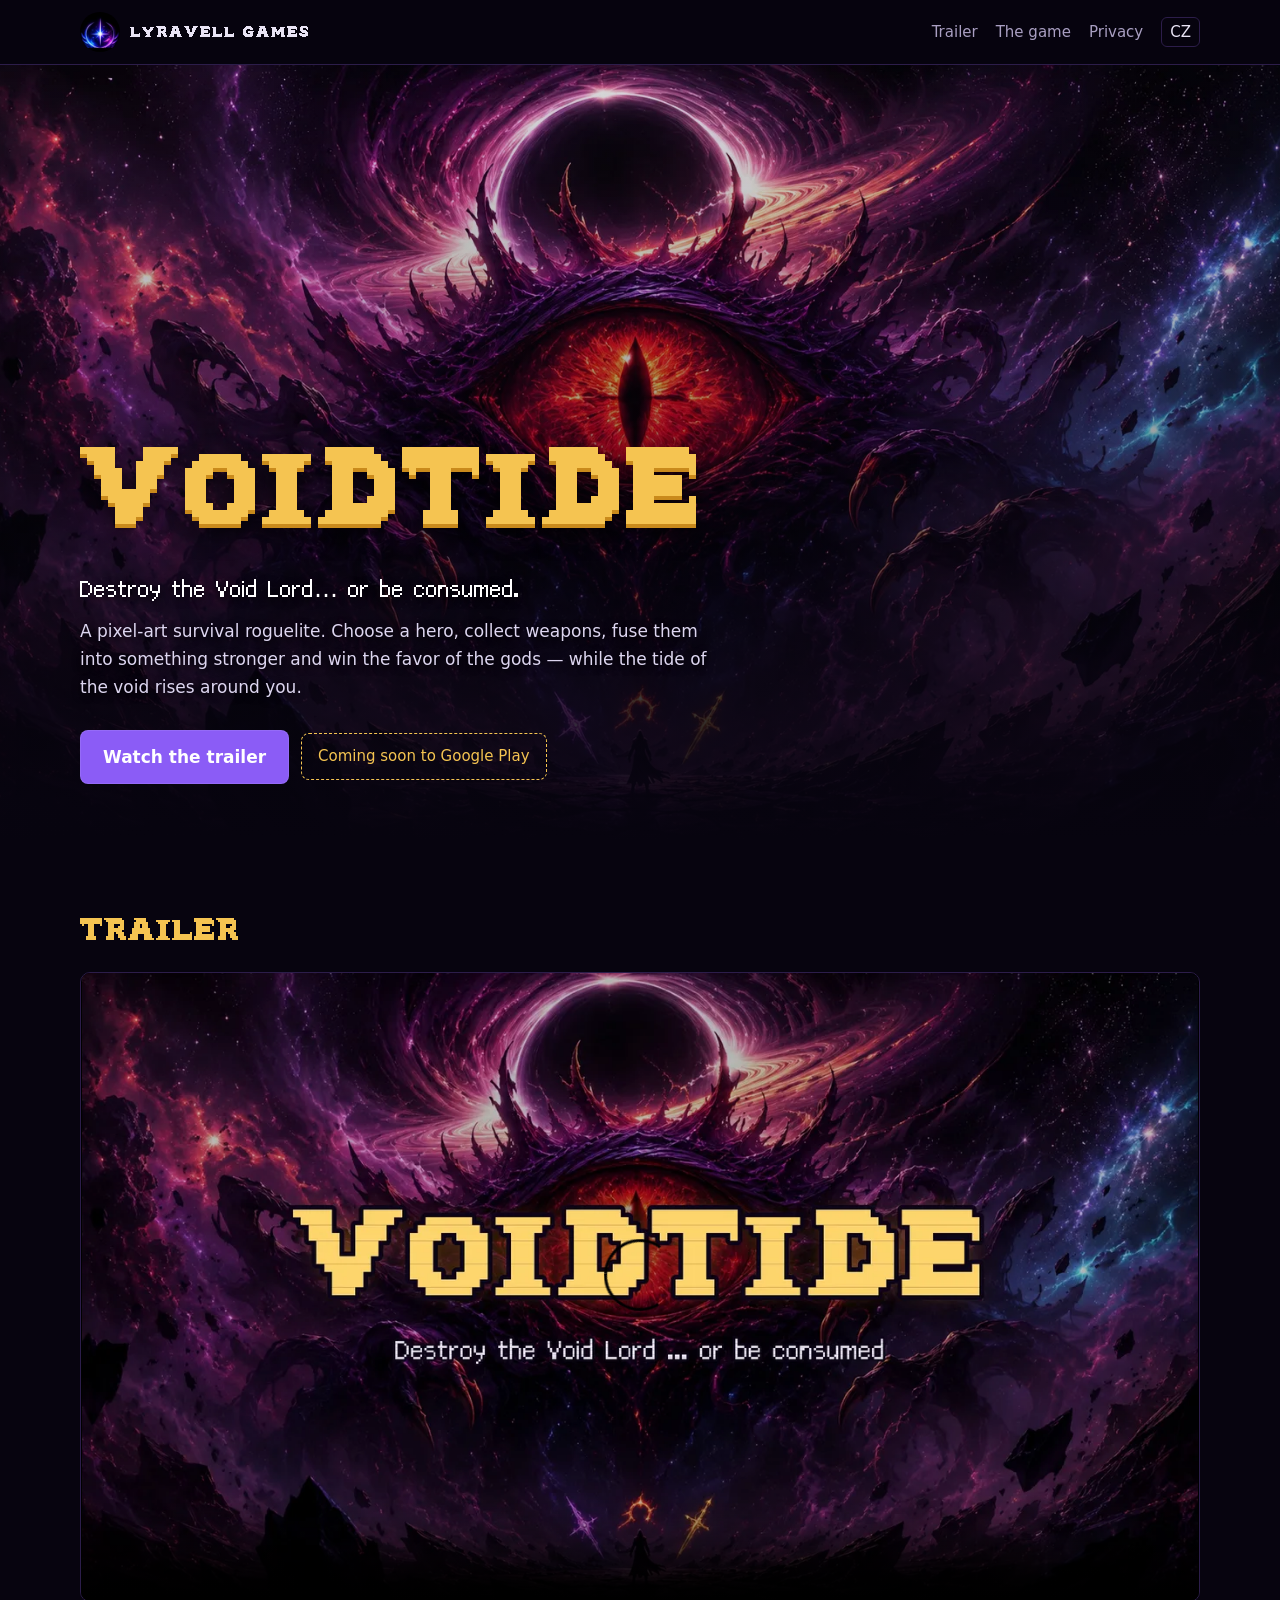
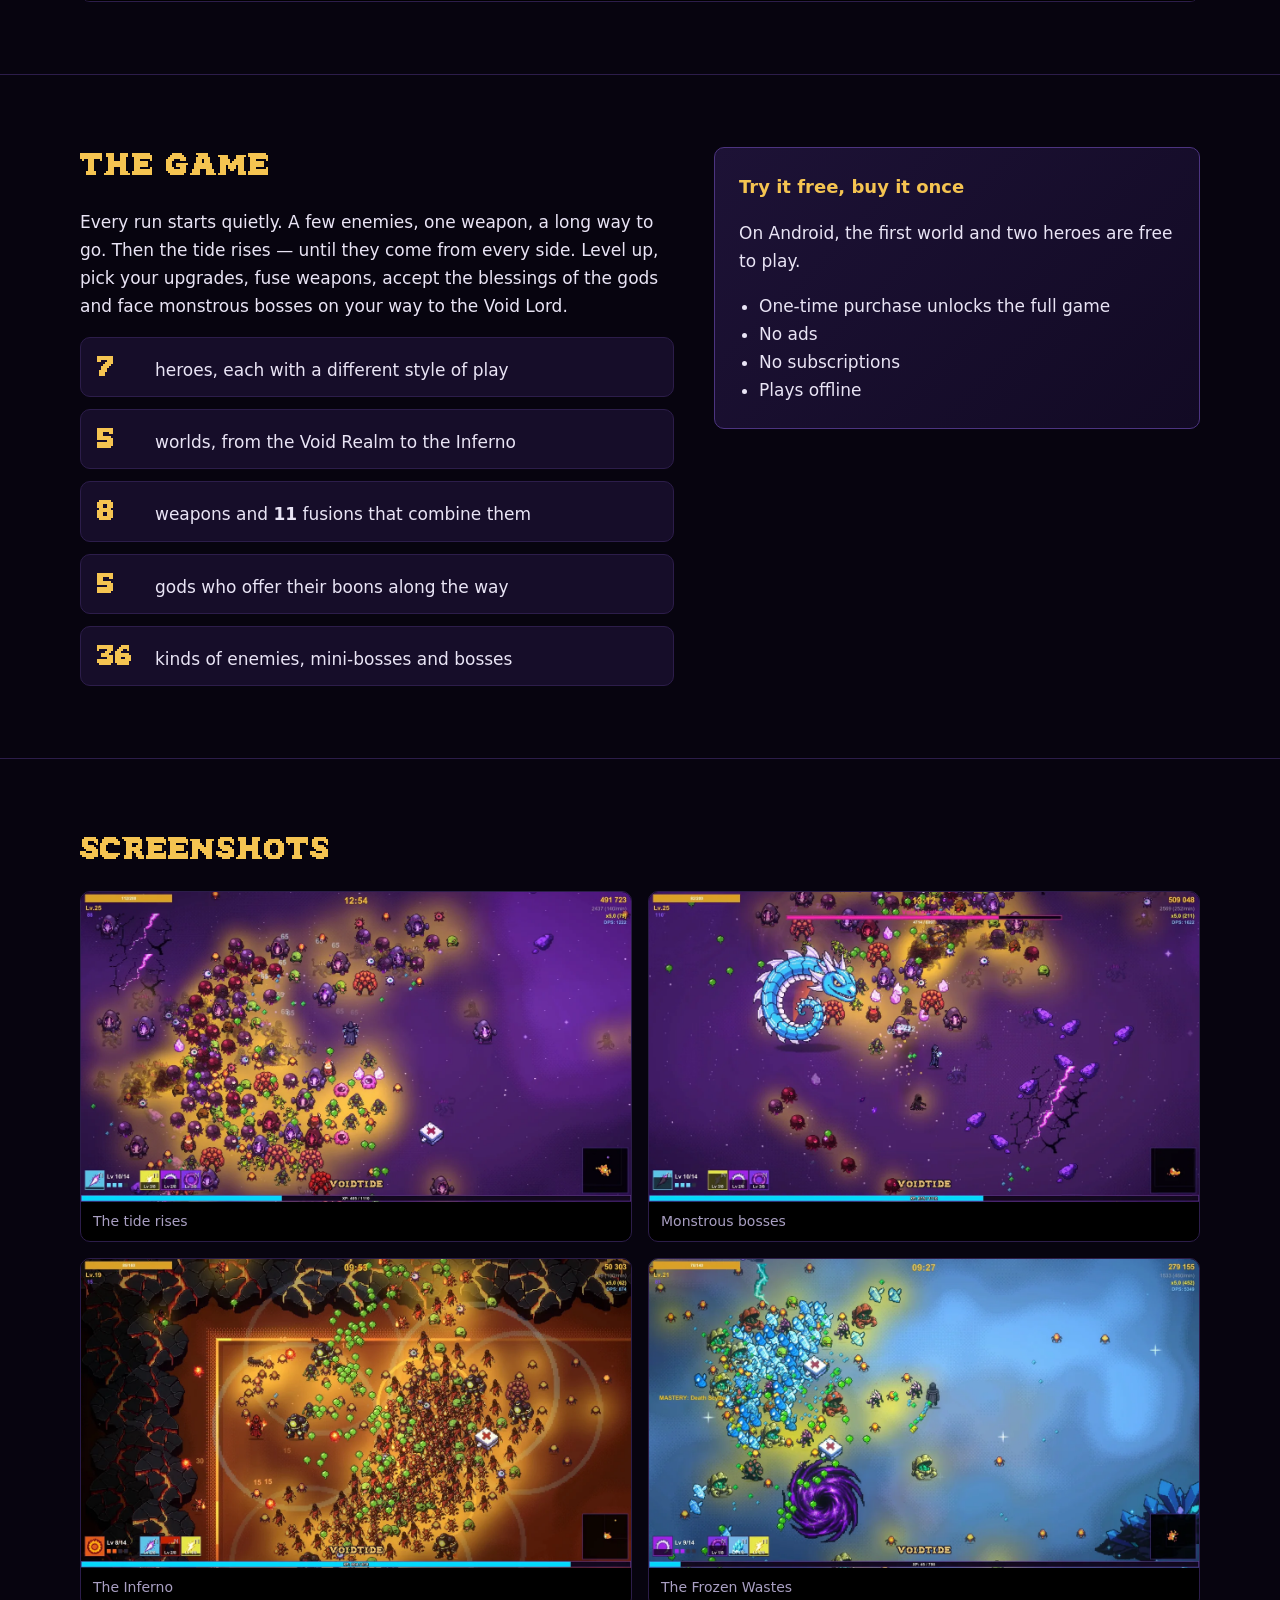
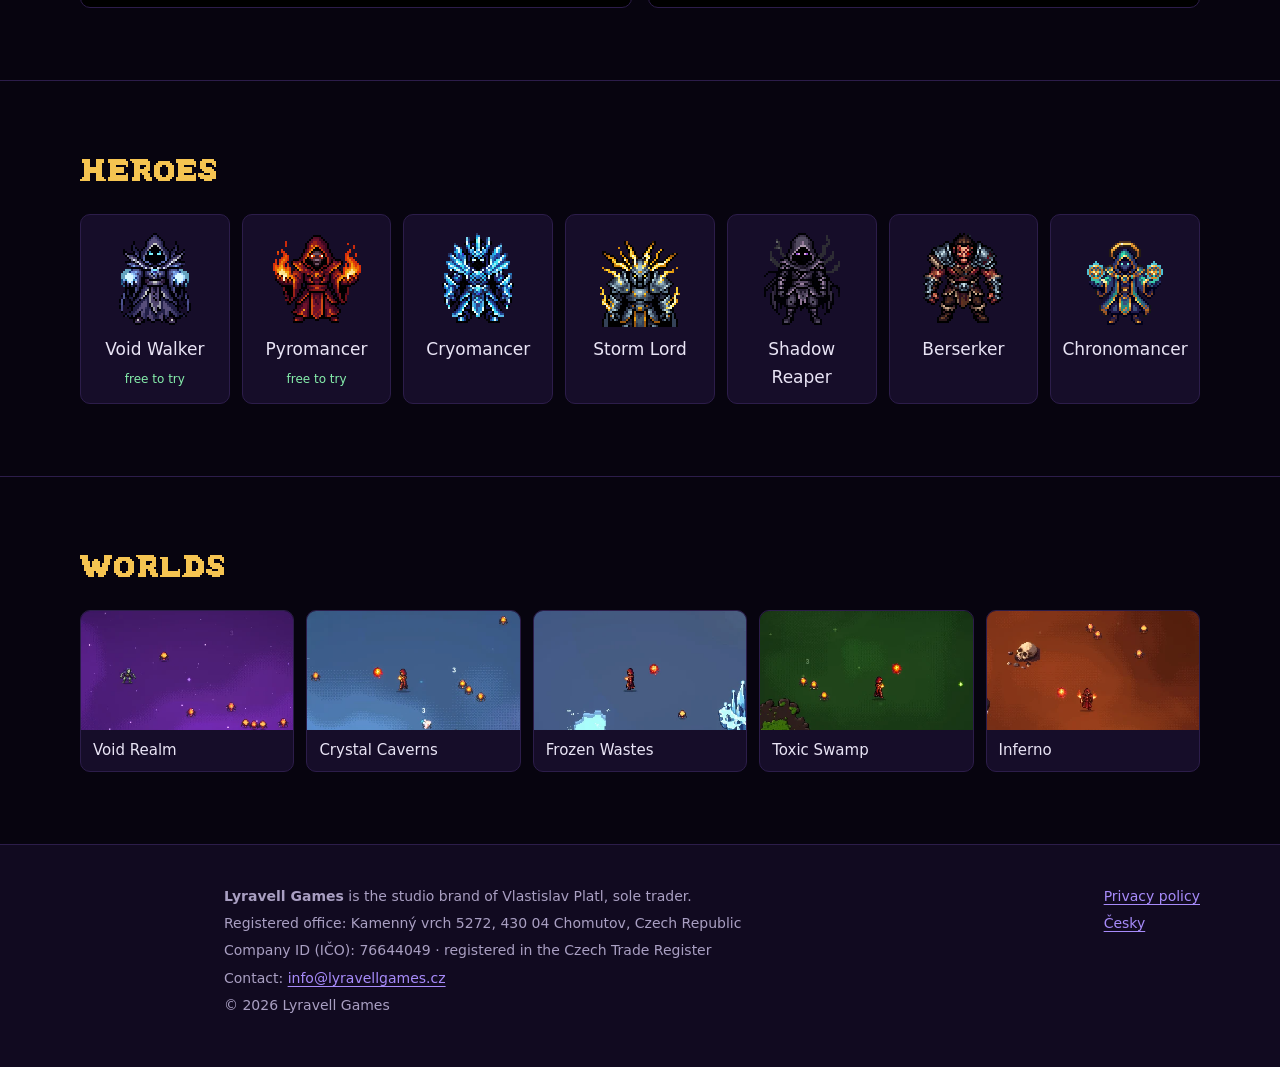
<file: index.html>
<!doctype html>
<html lang="en">
<head>
<meta charset="utf-8">
<meta name="viewport" content="width=device-width, initial-scale=1">
<meta http-equiv="Content-Security-Policy" content="default-src 'self'; img-src 'self'; media-src 'self'; style-src 'self'; font-src 'self'; script-src 'none'; object-src 'none'; base-uri 'self'; form-action 'none'">
<meta name="referrer" content="strict-origin-when-cross-origin">
<title>Voidtide — Lyravell Games</title>
<meta name="description" content="Voidtide is a pixel-art survival roguelite by Lyravell Games. Pick a hero, survive the rising tide of the void and destroy the Void Lord. Coming soon to Google Play.">
<link rel="canonical" href="https://lyravellgames.cz/">
<link rel="alternate" hreflang="en" href="https://lyravellgames.cz/">
<link rel="alternate" hreflang="cs" href="https://lyravellgames.cz/cs/">
<link rel="alternate" hreflang="x-default" href="https://lyravellgames.cz/">
<meta property="og:type" content="website">
<meta property="og:title" content="Voidtide — Lyravell Games">
<meta property="og:description" content="Destroy the Void Lord… or be consumed. A pixel-art survival roguelite, coming soon to Google Play.">
<meta property="og:image" content="https://lyravellgames.cz/assets/img/og-image.jpg">
<meta property="og:url" content="https://lyravellgames.cz/">
<meta name="theme-color" content="#07040f">
<link rel="icon" type="image/png" href="assets/img/favicon.png">
<link rel="apple-touch-icon" href="assets/img/apple-touch-icon.png">
<link rel="preload" href="assets/fonts/VoidTitle.woff" as="font" type="font/woff" crossorigin>
<link rel="stylesheet" href="assets/site.css">
</head>
<body>
<a class="skip" href="#main">Skip to content</a>

<header class="site-header">
  <div class="wrap">
    <a class="brand" href="./"><img src="assets/img/emblem.webp" alt="" width="40" height="40"><span>LYRAVELL GAMES</span></a>
    <nav class="nav" aria-label="Main">
      <a href="#trailer">Trailer</a>
      <a href="#game">The game</a>
      <a href="privacy.html">Privacy</a>
      <a class="lang" href="cs/" hreflang="cs" lang="cs">CZ</a>
    </nav>
  </div>
</header>

<main id="main">
  <div class="hero">
    <div class="wrap">
      <h1 class="px-title">VOIDTIDE</h1>
      <p class="tagline px-body">Destroy the Void Lord&hellip; or be consumed.</p>
      <p class="lead">A pixel-art survival roguelite. Choose a hero, collect weapons, fuse them into something stronger and win the favor of the gods &mdash; while the tide of the void rises around you.</p>
      <div class="cta">
        <a class="btn" href="#trailer">Watch the trailer</a>
        <span class="badge">Coming soon to Google Play</span>
      </div>
    </div>
  </div>

  <section id="trailer">
    <div class="wrap">
      <h2 class="px-title">TRAILER</h2>
      <div class="video-box">
        <video controls preload="none" playsinline poster="assets/img/trailer-poster.webp">
          <source src="assets/video/voidtide-trailer-720p.mp4" type="video/mp4">
          Your browser cannot play this video. <a href="assets/video/voidtide-trailer-720p.mp4">Download the trailer</a>.
        </video>
      </div>
    </div>
  </section>

  <section id="game">
    <div class="wrap two-col">
      <div>
        <h2 class="px-title">THE GAME</h2>
        <p>Every run starts quietly. A few enemies, one weapon, a long way to go. Then the tide rises &mdash; until they come from every side. Level up, pick your upgrades, fuse weapons, accept the blessings of the gods and face monstrous bosses on your way to the Void Lord.</p>
        <ul class="features">
          <li><b>7</b><span>heroes, each with a different style of play</span></li>
          <li><b>5</b><span>worlds, from the Void Realm to the Inferno</span></li>
          <li><b>8</b><span>weapons and <strong>11</strong> fusions that combine them</span></li>
          <li><b>5</b><span>gods who offer their boons along the way</span></li>
          <li><b>36</b><span>kinds of enemies, mini-bosses and bosses</span></li>
        </ul>
      </div>
      <aside class="offer" aria-labelledby="offer-h">
        <h3 id="offer-h">Try it free, buy it once</h3>
        <p>On Android, the first world and two heroes are free to play.</p>
        <ul>
          <li>One-time purchase unlocks the full game</li>
          <li>No ads</li>
          <li>No subscriptions</li>
          <li>Plays offline</li>
        </ul>
      </aside>
    </div>
  </section>

  <section id="screens">
    <div class="wrap">
      <h2 class="px-title">SCREENSHOTS</h2>
      <div class="gallery">
        <figure><img src="assets/img/shot-swarm.webp" alt="A hero surrounded by a huge swarm of enemies in the Void Realm" width="1280" height="720" loading="lazy"><figcaption>The tide rises</figcaption></figure>
        <figure><img src="assets/img/shot-boss.webp" alt="A giant ice serpent boss attacking the player" width="1280" height="720" loading="lazy"><figcaption>Monstrous bosses</figcaption></figure>
        <figure><img src="assets/img/shot-inferno.webp" alt="Hundreds of enemies swarming the player in the Inferno world" width="1280" height="720" loading="lazy"><figcaption>The Inferno</figcaption></figure>
        <figure><img src="assets/img/shot-frozen.webp" alt="Fighting a crowd of enemies in the Frozen Wastes" width="1280" height="720" loading="lazy"><figcaption>The Frozen Wastes</figcaption></figure>
      </div>
    </div>
  </section>

  <section id="heroes">
    <div class="wrap">
      <h2 class="px-title">HEROES</h2>
      <ul class="heroes">
        <li><img src="assets/img/heroes/void_walker.png" alt="" width="96" height="96">Void Walker<br><span class="free">free to try</span></li>
        <li><img src="assets/img/heroes/pyromancer.png" alt="" width="96" height="96">Pyromancer<br><span class="free">free to try</span></li>
        <li><img src="assets/img/heroes/cryomancer.png" alt="" width="96" height="96">Cryomancer</li>
        <li><img src="assets/img/heroes/storm_lord.png" alt="" width="96" height="96">Storm Lord</li>
        <li><img src="assets/img/heroes/shadow_reaper.png" alt="" width="96" height="96">Shadow Reaper</li>
        <li><img src="assets/img/heroes/berserker.png" alt="" width="96" height="96">Berserker</li>
        <li><img src="assets/img/heroes/chronomancer.png" alt="" width="96" height="96">Chronomancer</li>
      </ul>
    </div>
  </section>

  <section id="worlds">
    <div class="wrap">
      <h2 class="px-title">WORLDS</h2>
      <ul class="worlds">
        <li><img src="assets/img/worlds/void_realm.webp" alt="" width="400" height="225" loading="lazy"><span>Void Realm</span></li>
        <li><img src="assets/img/worlds/crystal_caverns.webp" alt="" width="400" height="225" loading="lazy"><span>Crystal Caverns</span></li>
        <li><img src="assets/img/worlds/frozen_wastes.webp" alt="" width="400" height="225" loading="lazy"><span>Frozen Wastes</span></li>
        <li><img src="assets/img/worlds/toxic_swamp.webp" alt="" width="400" height="225" loading="lazy"><span>Toxic Swamp</span></li>
        <li><img src="assets/img/worlds/inferno.webp" alt="" width="400" height="225" loading="lazy"><span>Inferno</span></li>
      </ul>
    </div>
  </section>
</main>

<footer class="site-footer">
  <div class="wrap">
    <img src="assets/img/lyravell-logo.webp" alt="Lyravell Games" width="120" height="142" loading="lazy">
    <div>
      <p><strong>Lyravell Games</strong> is the studio brand of Vlastislav Platl, sole trader.</p>
      <p>Registered office: Kamenný vrch 5272, 430 04 Chomutov, Czech Republic</p>
      <p>Company ID (IČO): 76644049 &middot; registered in the Czech Trade Register</p>
      <p>Contact: <a href="mailto:info@lyravellgames.cz">info@lyravellgames.cz</a></p>
      <p>&copy; 2026 Lyravell Games</p>
    </div>
    <nav aria-label="Footer">
      <a href="privacy.html">Privacy policy</a>
      <a href="cs/" hreflang="cs" lang="cs">Česky</a>
    </nav>
  </div>
</footer>
</body>
</html>
</file>
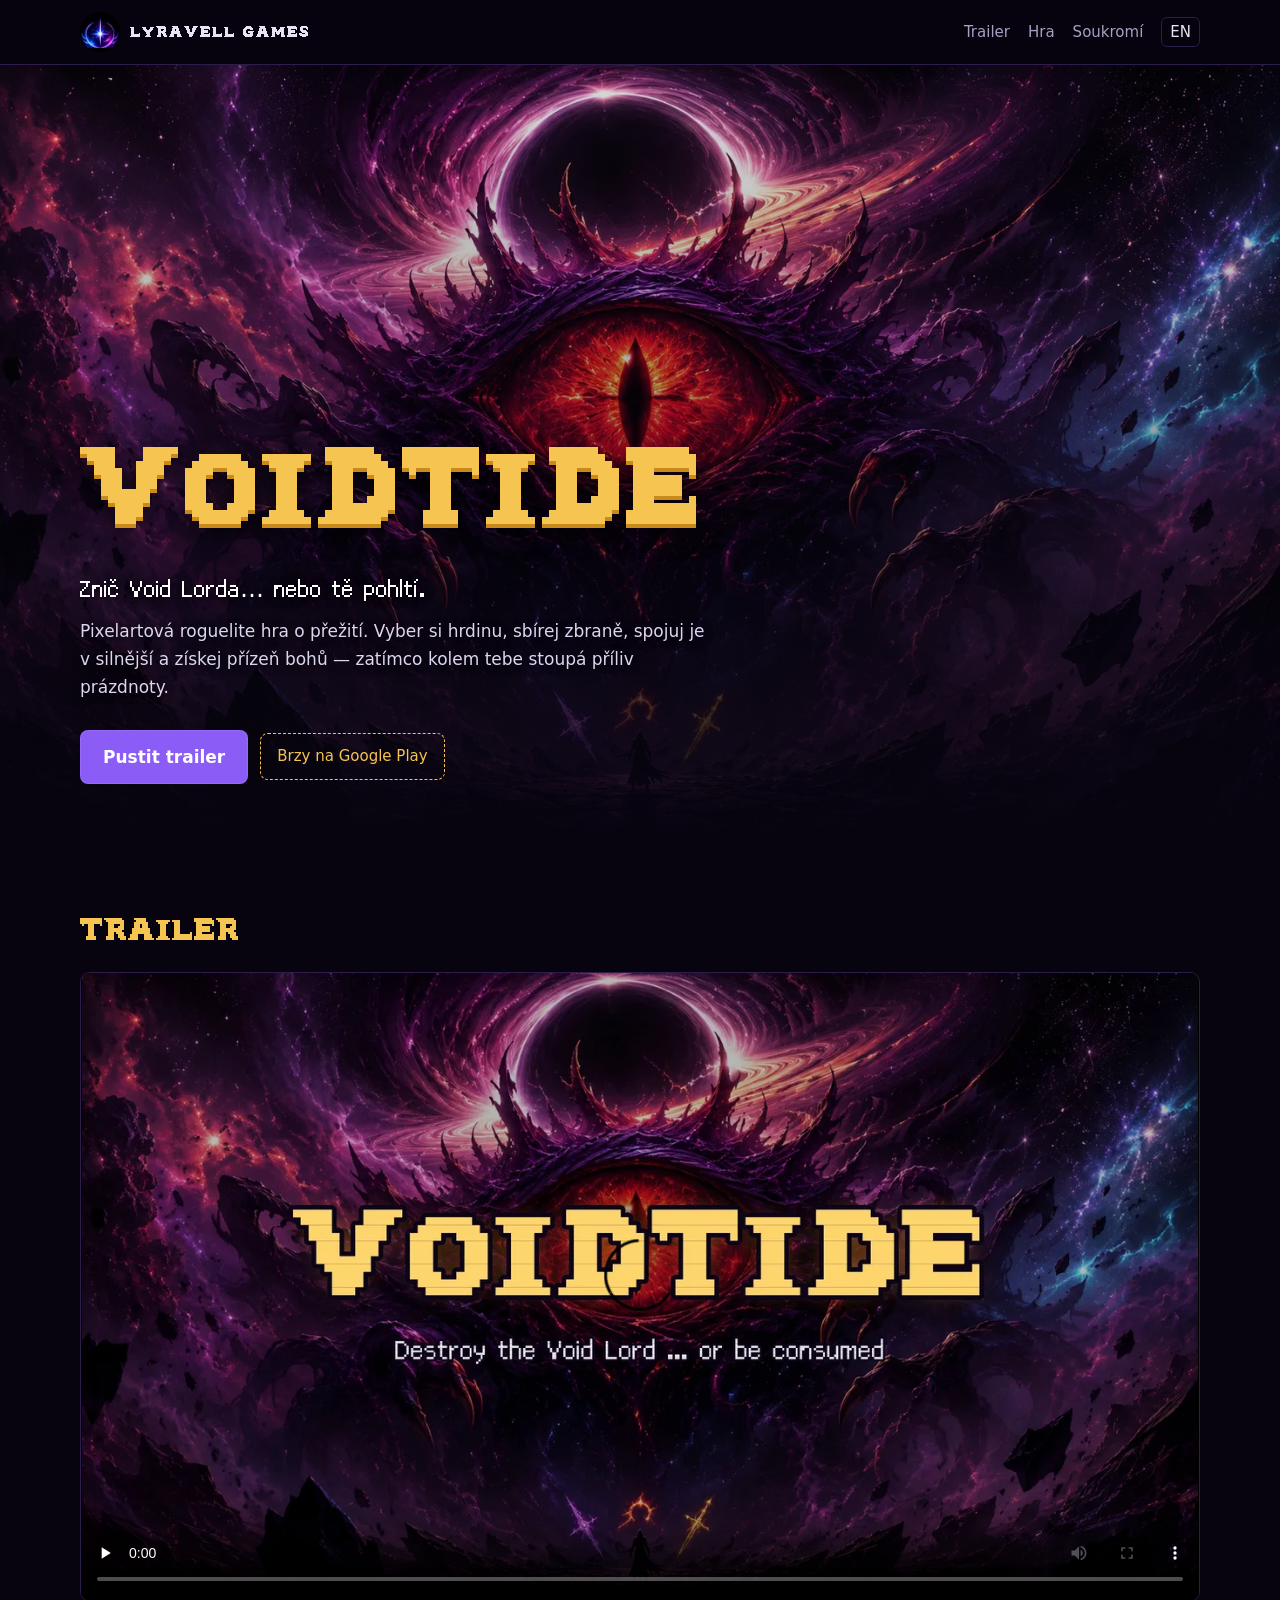
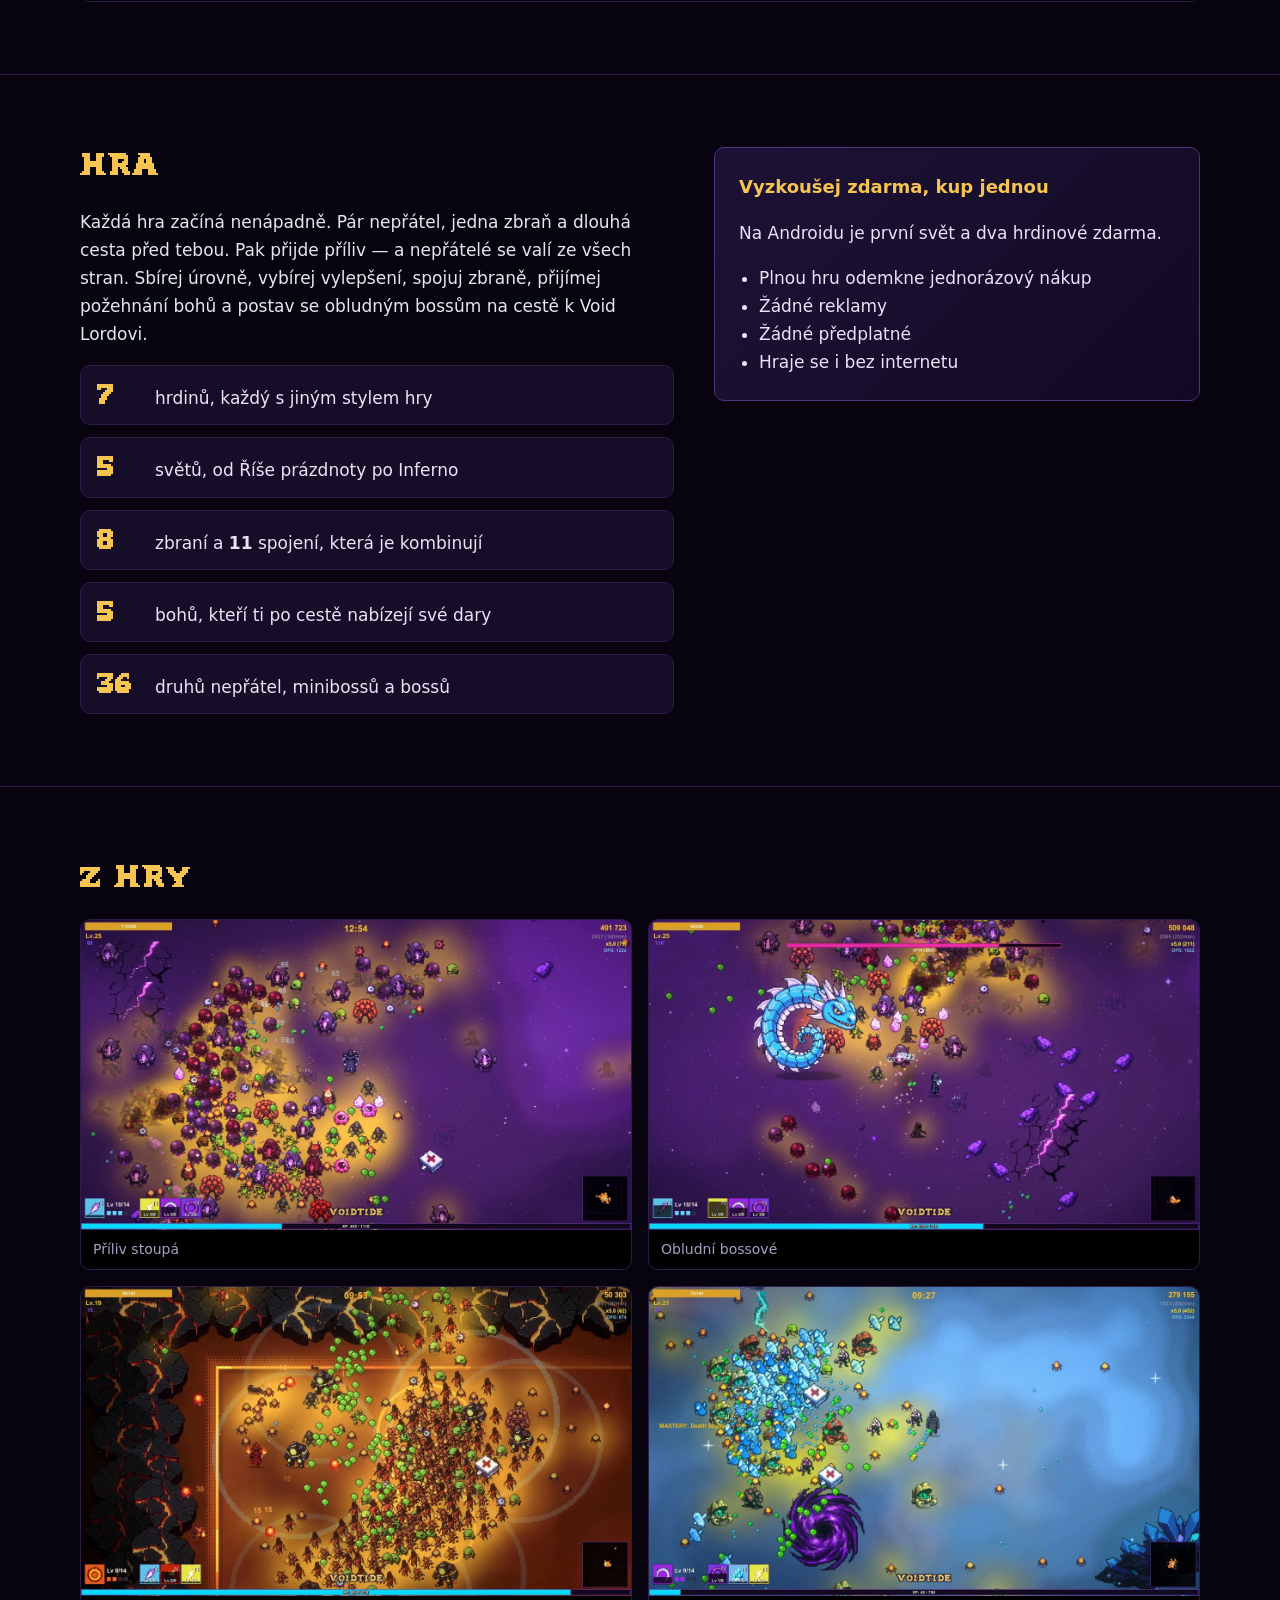
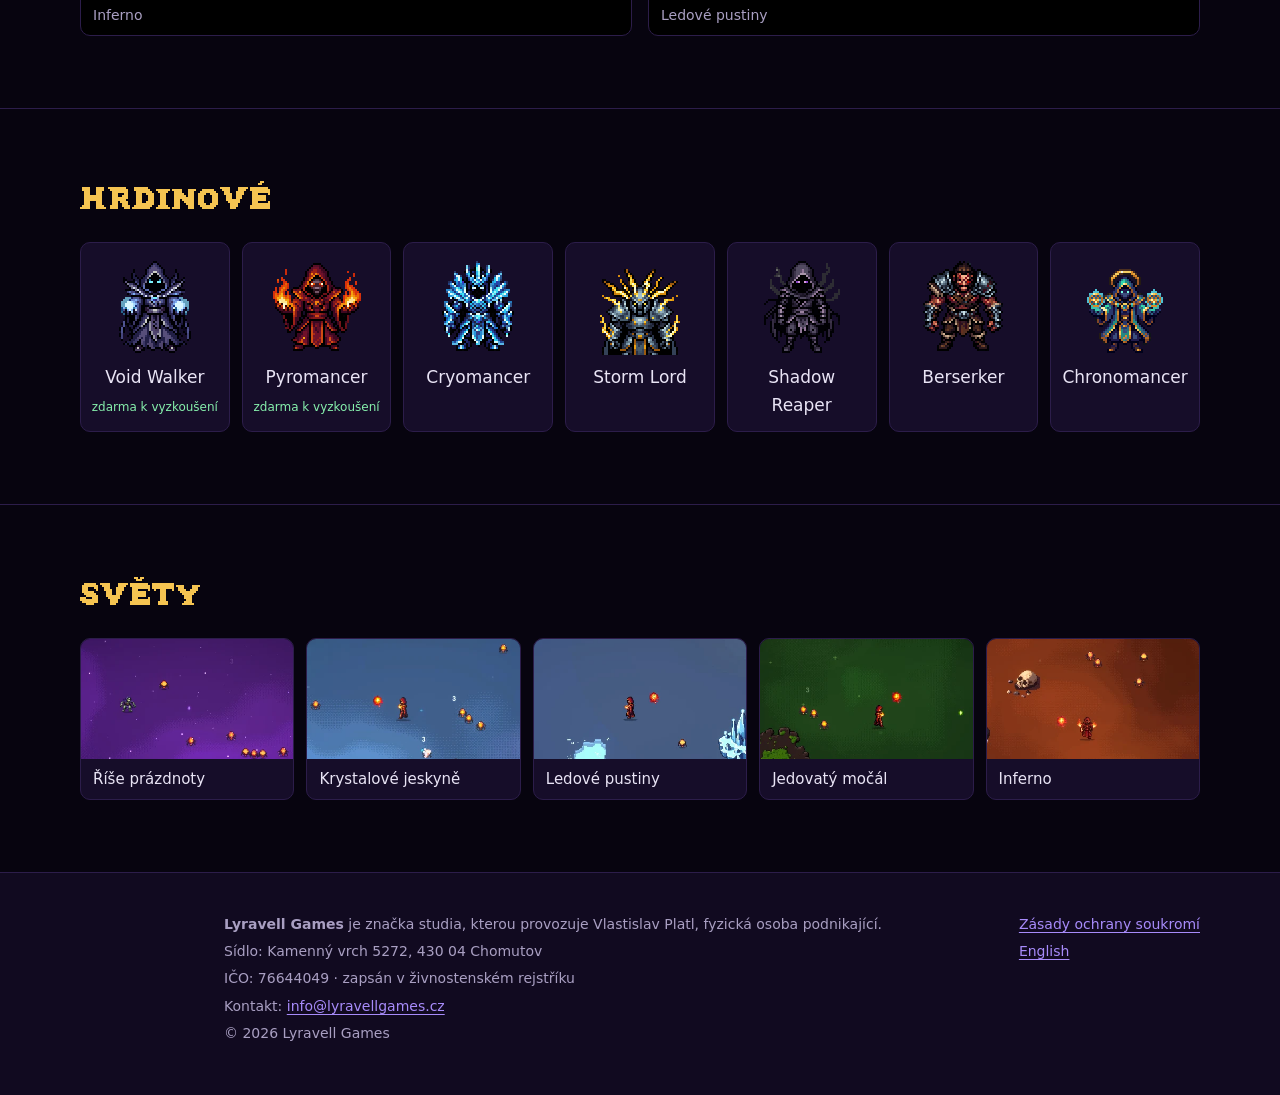
<file: cs/index.html>
<!doctype html>
<html lang="cs">
<head>
<meta charset="utf-8">
<meta name="viewport" content="width=device-width, initial-scale=1">
<meta http-equiv="Content-Security-Policy" content="default-src 'self'; img-src 'self'; media-src 'self'; style-src 'self'; font-src 'self'; script-src 'none'; object-src 'none'; base-uri 'self'; form-action 'none'">
<meta name="referrer" content="strict-origin-when-cross-origin">
<title>Voidtide — Lyravell Games</title>
<meta name="description" content="Voidtide je pixelartová akční roguelite hra o přežití od studia Lyravell Games. Vyber hrdinu, přežij příliv prázdnoty a znič Void Lorda. Brzy na Google Play.">
<link rel="canonical" href="https://lyravellgames.cz/cs/">
<link rel="alternate" hreflang="en" href="https://lyravellgames.cz/">
<link rel="alternate" hreflang="cs" href="https://lyravellgames.cz/cs/">
<link rel="alternate" hreflang="x-default" href="https://lyravellgames.cz/">
<meta property="og:type" content="website">
<meta property="og:title" content="Voidtide — Lyravell Games">
<meta property="og:description" content="Znič Void Lorda… nebo tě pohltí. Pixelartová roguelite hra o přežití, brzy na Google Play.">
<meta property="og:image" content="https://lyravellgames.cz/assets/img/og-image.jpg">
<meta property="og:url" content="https://lyravellgames.cz/cs/">
<meta property="og:locale" content="cs_CZ">
<meta name="theme-color" content="#07040f">
<link rel="icon" type="image/png" href="../assets/img/favicon.png">
<link rel="apple-touch-icon" href="../assets/img/apple-touch-icon.png">
<link rel="preload" href="../assets/fonts/VoidTitle.woff" as="font" type="font/woff" crossorigin>
<link rel="stylesheet" href="../assets/site.css">
</head>
<body>
<a class="skip" href="#main">Přeskočit na obsah</a>

<header class="site-header">
  <div class="wrap">
    <a class="brand" href="./"><img src="../assets/img/emblem.webp" alt="" width="40" height="40"><span>LYRAVELL GAMES</span></a>
    <nav class="nav" aria-label="Hlavní">
      <a href="#trailer">Trailer</a>
      <a href="#game">Hra</a>
      <a href="soukromi.html">Soukromí</a>
      <a class="lang" href="../" hreflang="en" lang="en">EN</a>
    </nav>
  </div>
</header>

<main id="main">
  <div class="hero">
    <div class="wrap">
      <h1 class="px-title">VOIDTIDE</h1>
      <p class="tagline px-body">Znič Void Lorda&hellip; nebo tě pohltí.</p>
      <p class="lead">Pixelartová roguelite hra o přežití. Vyber si hrdinu, sbírej zbraně, spojuj je v silnější a získej přízeň bohů &mdash; zatímco kolem tebe stoupá příliv prázdnoty.</p>
      <div class="cta">
        <a class="btn" href="#trailer">Pustit trailer</a>
        <span class="badge">Brzy na Google Play</span>
      </div>
    </div>
  </div>

  <section id="trailer">
    <div class="wrap">
      <h2 class="px-title">TRAILER</h2>
      <div class="video-box">
        <video controls preload="none" playsinline poster="../assets/img/trailer-poster.webp">
          <source src="../assets/video/voidtide-trailer-720p.mp4" type="video/mp4">
          Tvůj prohlížeč video neumí přehrát. <a href="../assets/video/voidtide-trailer-720p.mp4">Stáhnout trailer</a>.
        </video>
      </div>
    </div>
  </section>

  <section id="game">
    <div class="wrap two-col">
      <div>
        <h2 class="px-title">HRA</h2>
        <p>Každá hra začíná nenápadně. Pár nepřátel, jedna zbraň a dlouhá cesta před tebou. Pak přijde příliv &mdash; a nepřátelé se valí ze všech stran. Sbírej úrovně, vybírej vylepšení, spojuj zbraně, přijímej požehnání bohů a postav se obludným bossům na cestě k Void Lordovi.</p>
        <ul class="features">
          <li><b>7</b><span>hrdinů, každý s jiným stylem hry</span></li>
          <li><b>5</b><span>světů, od Říše prázdnoty po Inferno</span></li>
          <li><b>8</b><span>zbraní a <strong>11</strong> spojení, která je kombinují</span></li>
          <li><b>5</b><span>bohů, kteří ti po cestě nabízejí své dary</span></li>
          <li><b>36</b><span>druhů nepřátel, minibossů a bossů</span></li>
        </ul>
      </div>
      <aside class="offer" aria-labelledby="offer-h">
        <h3 id="offer-h">Vyzkoušej zdarma, kup jednou</h3>
        <p>Na Androidu je první svět a dva hrdinové zdarma.</p>
        <ul>
          <li>Plnou hru odemkne jednorázový nákup</li>
          <li>Žádné reklamy</li>
          <li>Žádné předplatné</li>
          <li>Hraje se i bez internetu</li>
        </ul>
      </aside>
    </div>
  </section>

  <section id="screens">
    <div class="wrap">
      <h2 class="px-title">Z HRY</h2>
      <div class="gallery">
        <figure><img src="../assets/img/shot-swarm.webp" alt="Hrdina obklopený obrovským rojem nepřátel v Říši prázdnoty" width="1280" height="720" loading="lazy"><figcaption>Příliv stoupá</figcaption></figure>
        <figure><img src="../assets/img/shot-boss.webp" alt="Obří ledový had útočí na hráče" width="1280" height="720" loading="lazy"><figcaption>Obludní bossové</figcaption></figure>
        <figure><img src="../assets/img/shot-inferno.webp" alt="Stovky nepřátel obklopují hráče ve světě Inferno" width="1280" height="720" loading="lazy"><figcaption>Inferno</figcaption></figure>
        <figure><img src="../assets/img/shot-frozen.webp" alt="Boj s davem nepřátel v Ledových pustinách" width="1280" height="720" loading="lazy"><figcaption>Ledové pustiny</figcaption></figure>
      </div>
    </div>
  </section>

  <section id="heroes">
    <div class="wrap">
      <h2 class="px-title">HRDINOVÉ</h2>
      <ul class="heroes">
        <li><img src="../assets/img/heroes/void_walker.png" alt="" width="96" height="96">Void Walker<br><span class="free">zdarma k vyzkoušení</span></li>
        <li><img src="../assets/img/heroes/pyromancer.png" alt="" width="96" height="96">Pyromancer<br><span class="free">zdarma k vyzkoušení</span></li>
        <li><img src="../assets/img/heroes/cryomancer.png" alt="" width="96" height="96">Cryomancer</li>
        <li><img src="../assets/img/heroes/storm_lord.png" alt="" width="96" height="96">Storm Lord</li>
        <li><img src="../assets/img/heroes/shadow_reaper.png" alt="" width="96" height="96">Shadow Reaper</li>
        <li><img src="../assets/img/heroes/berserker.png" alt="" width="96" height="96">Berserker</li>
        <li><img src="../assets/img/heroes/chronomancer.png" alt="" width="96" height="96">Chronomancer</li>
      </ul>
    </div>
  </section>

  <section id="worlds">
    <div class="wrap">
      <h2 class="px-title">SVĚTY</h2>
      <ul class="worlds">
        <li><img src="../assets/img/worlds/void_realm.webp" alt="" width="400" height="225" loading="lazy"><span>Říše prázdnoty</span></li>
        <li><img src="../assets/img/worlds/crystal_caverns.webp" alt="" width="400" height="225" loading="lazy"><span>Krystalové jeskyně</span></li>
        <li><img src="../assets/img/worlds/frozen_wastes.webp" alt="" width="400" height="225" loading="lazy"><span>Ledové pustiny</span></li>
        <li><img src="../assets/img/worlds/toxic_swamp.webp" alt="" width="400" height="225" loading="lazy"><span>Jedovatý močál</span></li>
        <li><img src="../assets/img/worlds/inferno.webp" alt="" width="400" height="225" loading="lazy"><span>Inferno</span></li>
      </ul>
    </div>
  </section>
</main>

<footer class="site-footer">
  <div class="wrap">
    <img src="../assets/img/lyravell-logo.webp" alt="Lyravell Games" width="120" height="142" loading="lazy">
    <div>
      <p><strong>Lyravell Games</strong> je značka studia, kterou provozuje Vlastislav Platl, fyzická osoba podnikající.</p>
      <p>Sídlo: Kamenný vrch 5272, 430 04 Chomutov</p>
      <p>IČO: 76644049 &middot; zapsán v živnostenském rejstříku</p>
      <p>Kontakt: <a href="mailto:info@lyravellgames.cz">info@lyravellgames.cz</a></p>
      <p>&copy; 2026 Lyravell Games</p>
    </div>
    <nav aria-label="Patička">
      <a href="soukromi.html">Zásady ochrany soukromí</a>
      <a href="../" hreflang="en" lang="en">English</a>
    </nav>
  </div>
</footer>
</body>
</html>
</file>
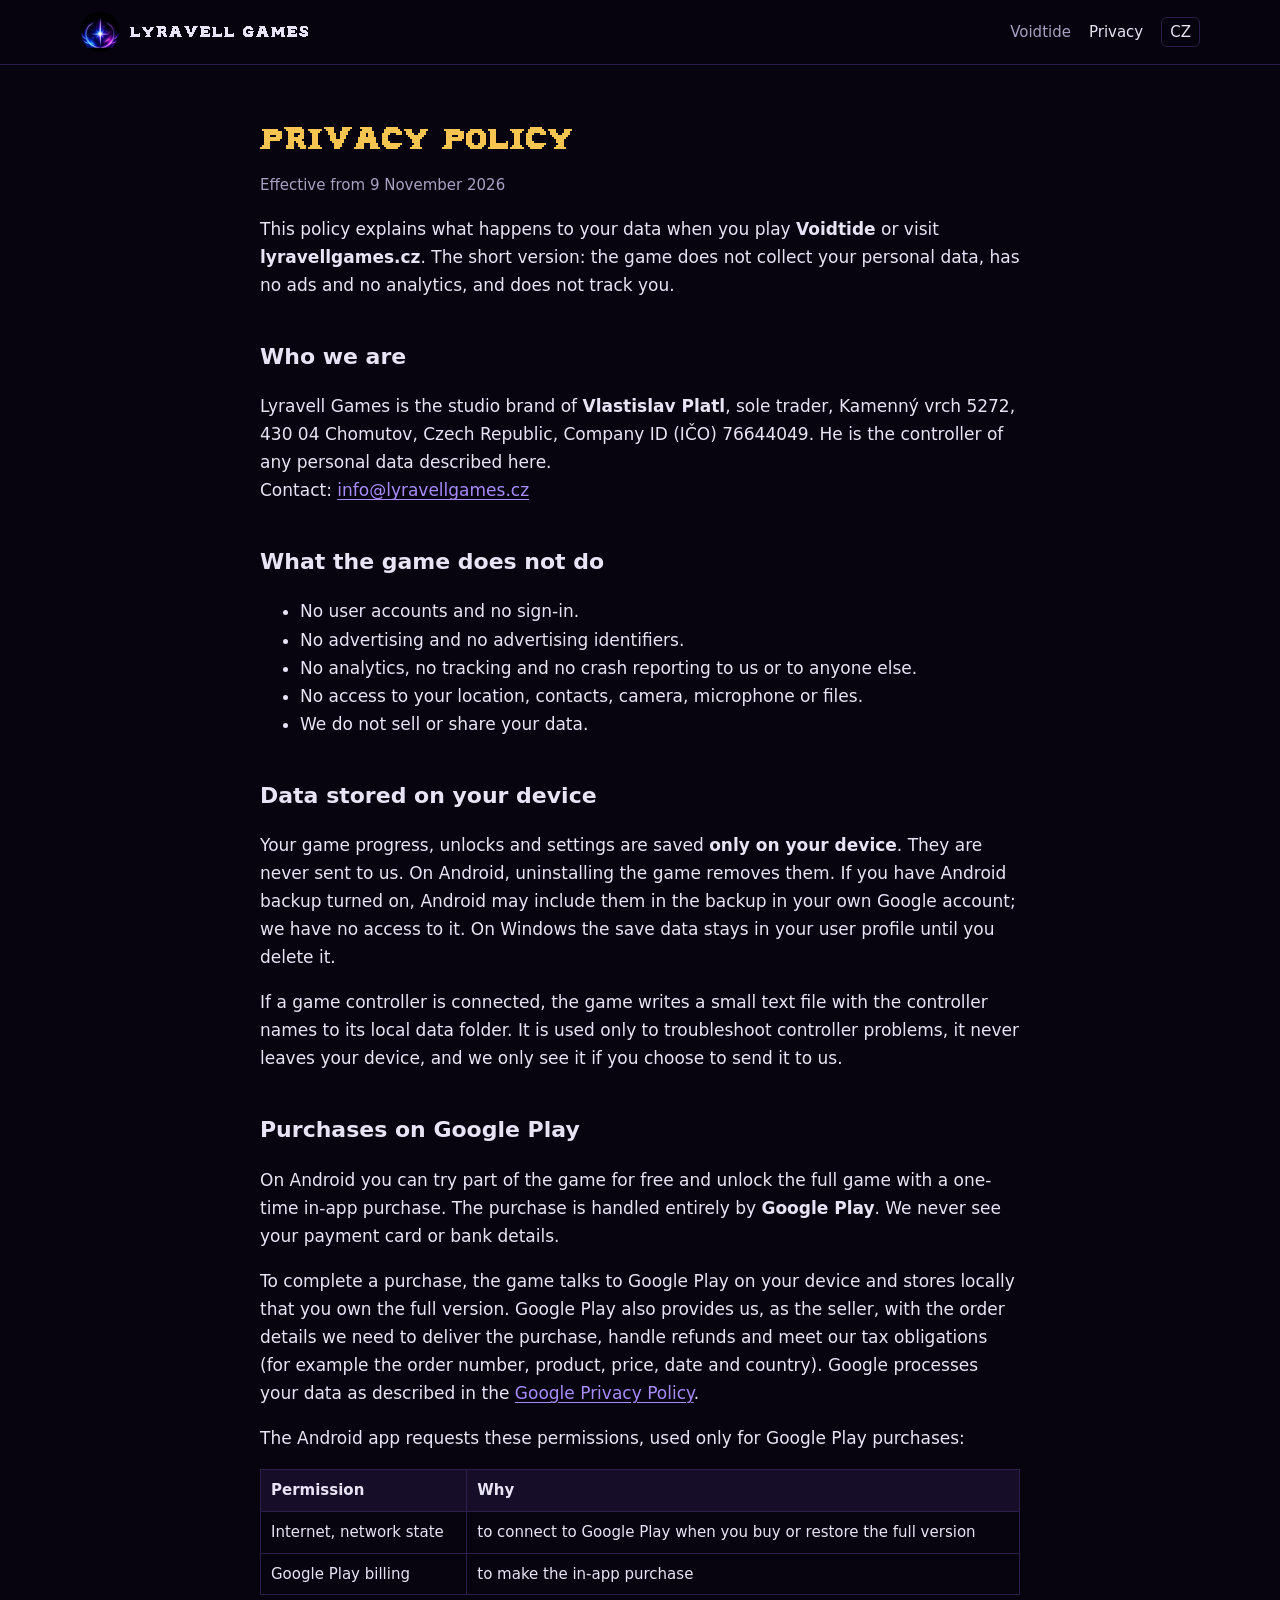
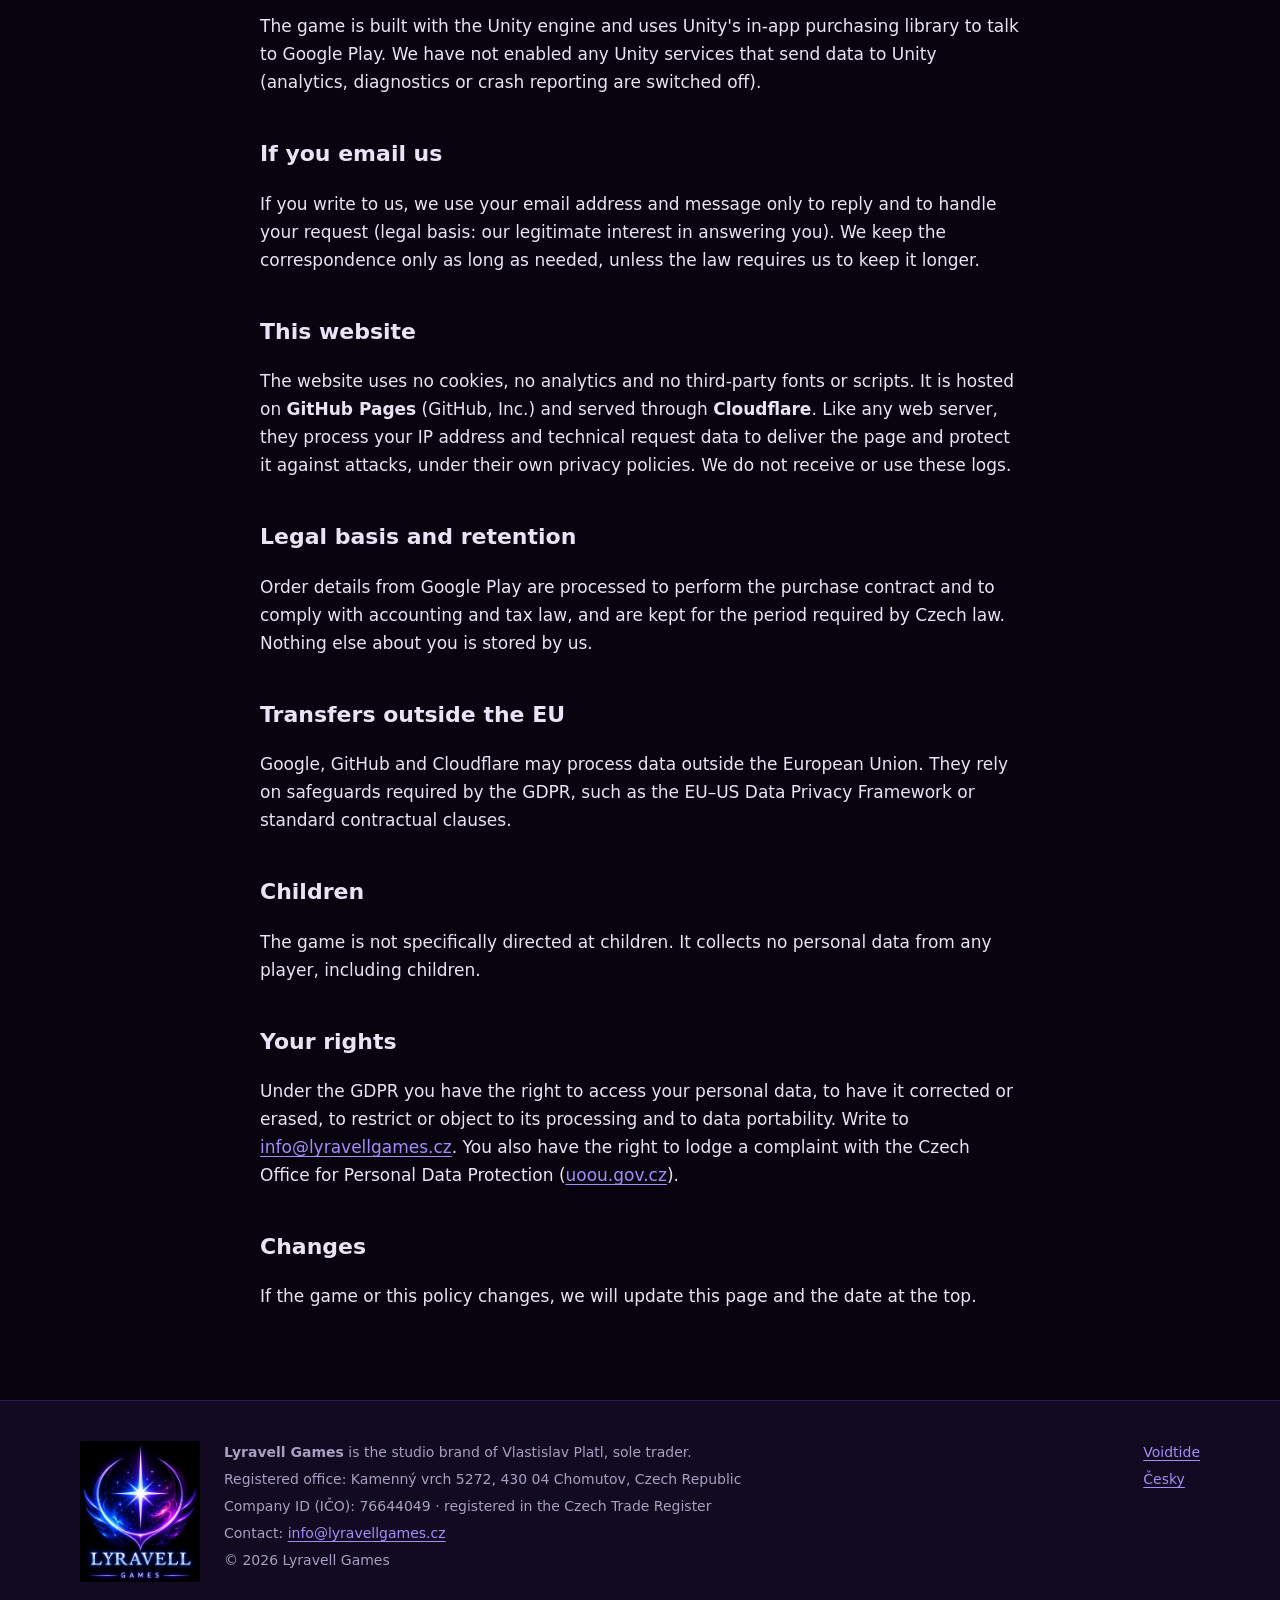
<file: privacy.html>
<!doctype html>
<html lang="en">
<head>
<meta charset="utf-8">
<meta name="viewport" content="width=device-width, initial-scale=1">
<meta http-equiv="Content-Security-Policy" content="default-src 'self'; img-src 'self'; style-src 'self'; font-src 'self'; script-src 'none'; object-src 'none'; base-uri 'self'; form-action 'none'">
<meta name="referrer" content="strict-origin-when-cross-origin">
<title>Privacy policy — Lyravell Games</title>
<meta name="description" content="Privacy policy for Voidtide and the lyravellgames.cz website.">
<link rel="canonical" href="https://lyravellgames.cz/privacy.html">
<link rel="alternate" hreflang="en" href="https://lyravellgames.cz/privacy.html">
<link rel="alternate" hreflang="cs" href="https://lyravellgames.cz/cs/soukromi.html">
<meta name="theme-color" content="#07040f">
<link rel="icon" type="image/png" href="assets/img/favicon.png">
<link rel="stylesheet" href="assets/site.css">
</head>
<body>
<a class="skip" href="#main">Skip to content</a>

<header class="site-header">
  <div class="wrap">
    <a class="brand" href="./"><img src="assets/img/emblem.webp" alt="" width="40" height="40"><span>LYRAVELL GAMES</span></a>
    <nav class="nav" aria-label="Main">
      <a href="./">Voidtide</a>
      <a href="privacy.html" aria-current="page">Privacy</a>
      <a class="lang" href="cs/soukromi.html" hreflang="cs" lang="cs">CZ</a>
    </nav>
  </div>
</header>

<main id="main" class="wrap doc">
  <h1 class="px-title">PRIVACY POLICY</h1>
  <p class="meta">Effective from 9 November 2026</p>

  <p>This policy explains what happens to your data when you play <strong>Voidtide</strong> or visit <strong>lyravellgames.cz</strong>. The short version: the game does not collect your personal data, has no ads and no analytics, and does not track you.</p>

  <h2>Who we are</h2>
  <p>Lyravell Games is the studio brand of <strong>Vlastislav Platl</strong>, sole trader, Kamenný vrch 5272, 430 04 Chomutov, Czech Republic, Company ID (IČO) 76644049. He is the controller of any personal data described here.<br>
  Contact: <a href="mailto:info@lyravellgames.cz">info@lyravellgames.cz</a></p>

  <h2>What the game does not do</h2>
  <ul>
    <li>No user accounts and no sign-in.</li>
    <li>No advertising and no advertising identifiers.</li>
    <li>No analytics, no tracking and no crash reporting to us or to anyone else.</li>
    <li>No access to your location, contacts, camera, microphone or files.</li>
    <li>We do not sell or share your data.</li>
  </ul>

  <h2>Data stored on your device</h2>
  <p>Your game progress, unlocks and settings are saved <strong>only on your device</strong>. They are never sent to us. On Android, uninstalling the game removes them. If you have Android backup turned on, Android may include them in the backup in your own Google account; we have no access to it. On Windows the save data stays in your user profile until you delete it.</p>
  <p>If a game controller is connected, the game writes a small text file with the controller names to its local data folder. It is used only to troubleshoot controller problems, it never leaves your device, and we only see it if you choose to send it to us.</p>

  <h2>Purchases on Google Play</h2>
  <p>On Android you can try part of the game for free and unlock the full game with a one-time in-app purchase. The purchase is handled entirely by <strong>Google Play</strong>. We never see your payment card or bank details.</p>
  <p>To complete a purchase, the game talks to Google Play on your device and stores locally that you own the full version. Google Play also provides us, as the seller, with the order details we need to deliver the purchase, handle refunds and meet our tax obligations (for example the order number, product, price, date and country). Google processes your data as described in the <a href="https://policies.google.com/privacy" rel="noopener">Google Privacy Policy</a>.</p>
  <p>The Android app requests these permissions, used only for Google Play purchases:</p>
  <table>
    <tr><th scope="col">Permission</th><th scope="col">Why</th></tr>
    <tr><td>Internet, network state</td><td>to connect to Google Play when you buy or restore the full version</td></tr>
    <tr><td>Google Play billing</td><td>to make the in-app purchase</td></tr>
  </table>
  <p>The game is built with the Unity engine and uses Unity's in-app purchasing library to talk to Google Play. We have not enabled any Unity services that send data to Unity (analytics, diagnostics or crash reporting are switched off).</p>

  <h2>If you email us</h2>
  <p>If you write to us, we use your email address and message only to reply and to handle your request (legal basis: our legitimate interest in answering you). We keep the correspondence only as long as needed, unless the law requires us to keep it longer.</p>

  <h2>This website</h2>
  <p>The website uses no cookies, no analytics and no third-party fonts or scripts. It is hosted on <strong>GitHub Pages</strong> (GitHub, Inc.) and served through <strong>Cloudflare</strong>. Like any web server, they process your IP address and technical request data to deliver the page and protect it against attacks, under their own privacy policies. We do not receive or use these logs.</p>

  <h2>Legal basis and retention</h2>
  <p>Order details from Google Play are processed to perform the purchase contract and to comply with accounting and tax law, and are kept for the period required by Czech law. Nothing else about you is stored by us.</p>

  <h2>Transfers outside the EU</h2>
  <p>Google, GitHub and Cloudflare may process data outside the European Union. They rely on safeguards required by the GDPR, such as the EU&ndash;US Data Privacy Framework or standard contractual clauses.</p>

  <h2>Children</h2>
  <p>The game is not specifically directed at children. It collects no personal data from any player, including children.</p>

  <h2>Your rights</h2>
  <p>Under the GDPR you have the right to access your personal data, to have it corrected or erased, to restrict or object to its processing and to data portability. Write to <a href="mailto:info@lyravellgames.cz">info@lyravellgames.cz</a>. You also have the right to lodge a complaint with the Czech Office for Personal Data Protection (<a href="https://uoou.gov.cz/en" rel="noopener">uoou.gov.cz</a>).</p>

  <h2>Changes</h2>
  <p>If the game or this policy changes, we will update this page and the date at the top.</p>
</main>

<footer class="site-footer">
  <div class="wrap">
    <img src="assets/img/lyravell-logo.webp" alt="Lyravell Games" width="120" height="142" loading="lazy">
    <div>
      <p><strong>Lyravell Games</strong> is the studio brand of Vlastislav Platl, sole trader.</p>
      <p>Registered office: Kamenný vrch 5272, 430 04 Chomutov, Czech Republic</p>
      <p>Company ID (IČO): 76644049 &middot; registered in the Czech Trade Register</p>
      <p>Contact: <a href="mailto:info@lyravellgames.cz">info@lyravellgames.cz</a></p>
      <p>&copy; 2026 Lyravell Games</p>
    </div>
    <nav aria-label="Footer">
      <a href="./">Voidtide</a>
      <a href="cs/soukromi.html" hreflang="cs" lang="cs">Česky</a>
    </nav>
  </div>
</footer>
</body>
</html>
</file>
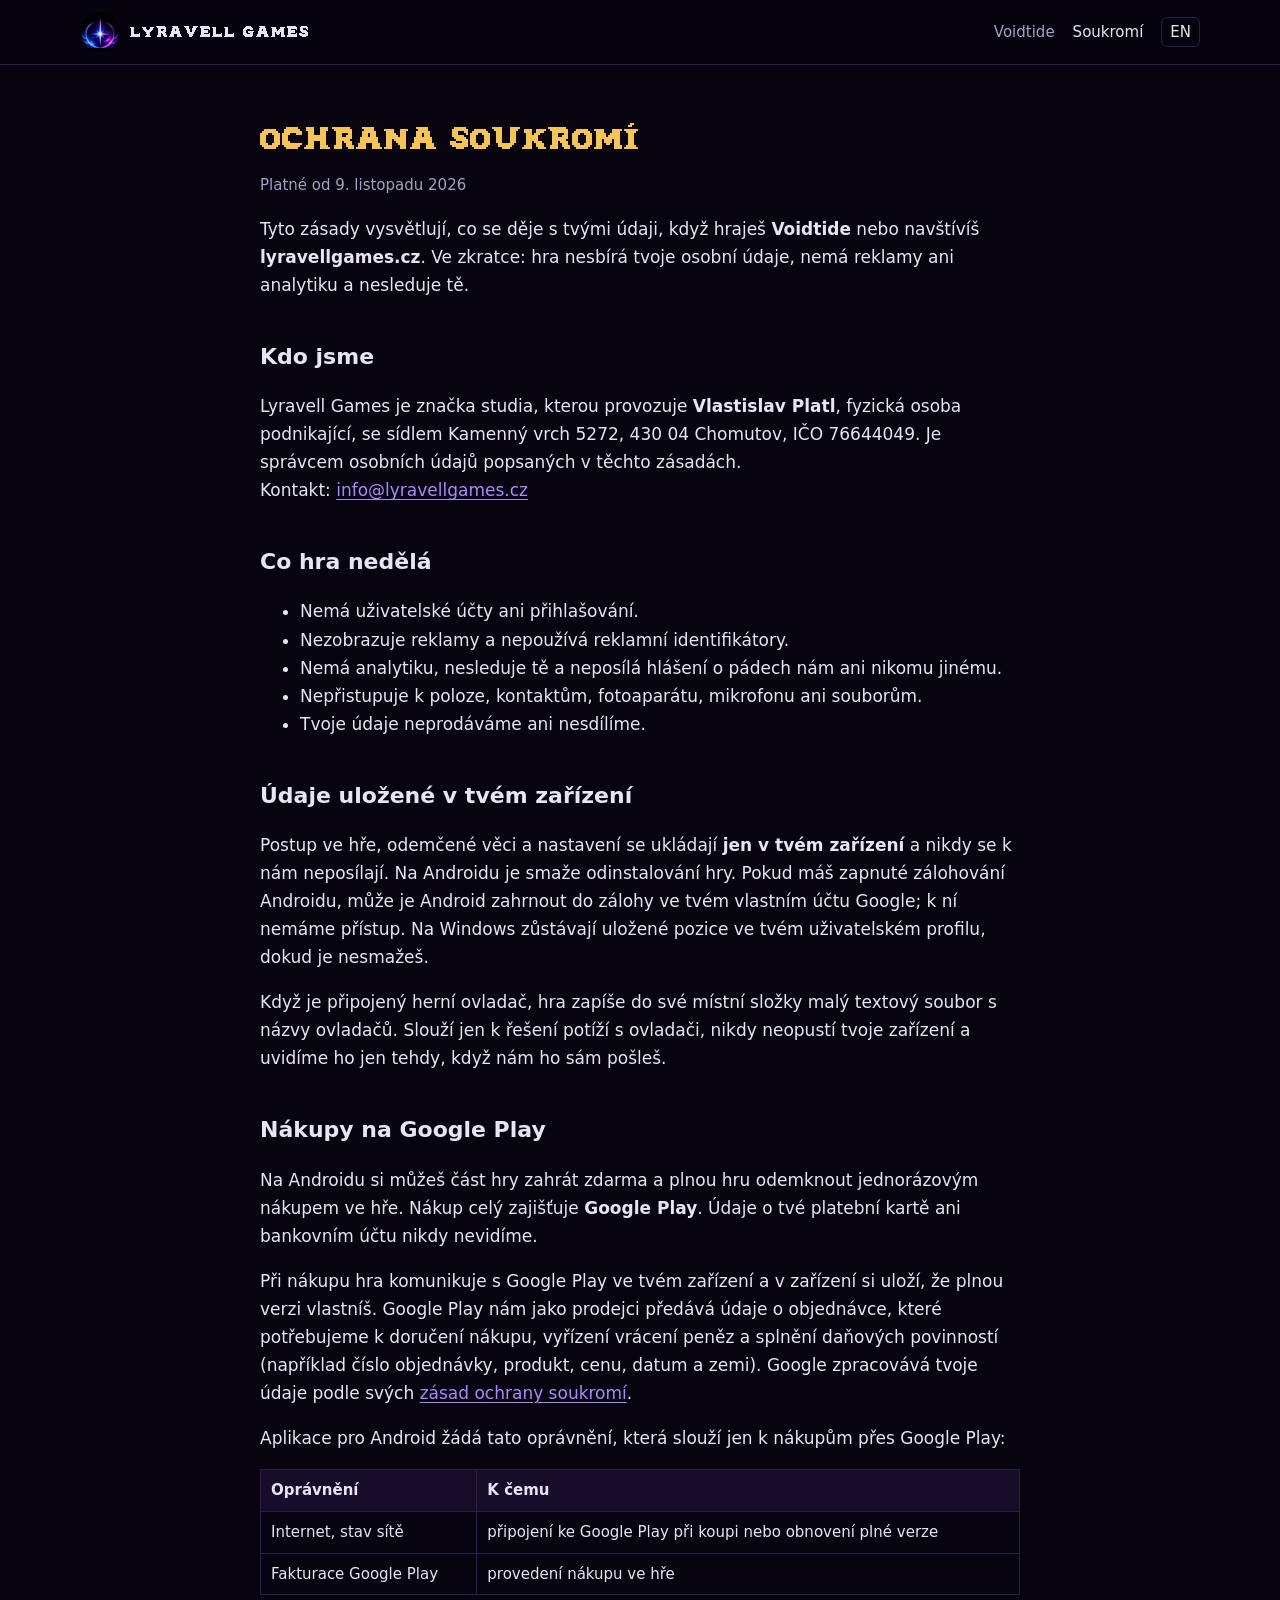
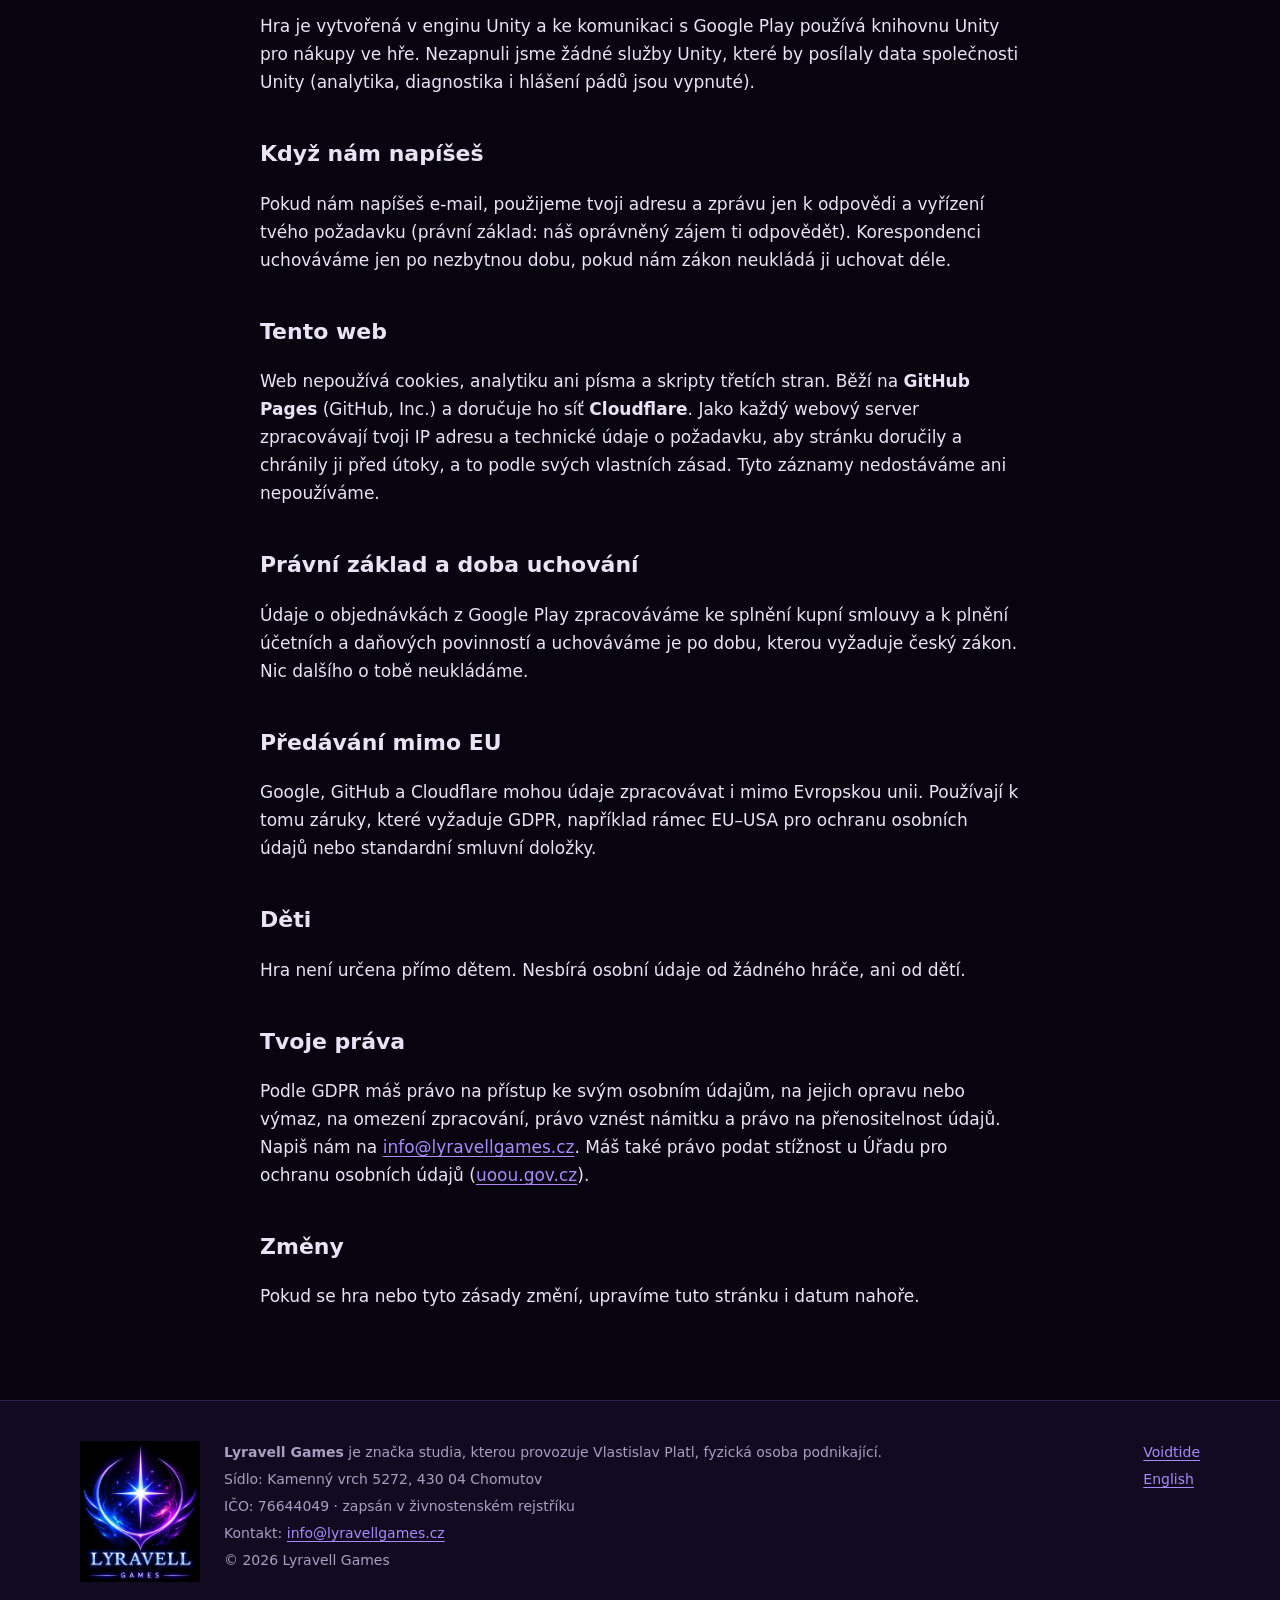
<file: cs/soukromi.html>
<!doctype html>
<html lang="cs">
<head>
<meta charset="utf-8">
<meta name="viewport" content="width=device-width, initial-scale=1">
<meta http-equiv="Content-Security-Policy" content="default-src 'self'; img-src 'self'; style-src 'self'; font-src 'self'; script-src 'none'; object-src 'none'; base-uri 'self'; form-action 'none'">
<meta name="referrer" content="strict-origin-when-cross-origin">
<title>Zásady ochrany soukromí — Lyravell Games</title>
<meta name="description" content="Zásady ochrany osobních údajů pro hru Voidtide a web lyravellgames.cz.">
<link rel="canonical" href="https://lyravellgames.cz/cs/soukromi.html">
<link rel="alternate" hreflang="en" href="https://lyravellgames.cz/privacy.html">
<link rel="alternate" hreflang="cs" href="https://lyravellgames.cz/cs/soukromi.html">
<meta name="theme-color" content="#07040f">
<link rel="icon" type="image/png" href="../assets/img/favicon.png">
<link rel="stylesheet" href="../assets/site.css">
</head>
<body>
<a class="skip" href="#main">Přeskočit na obsah</a>

<header class="site-header">
  <div class="wrap">
    <a class="brand" href="./"><img src="../assets/img/emblem.webp" alt="" width="40" height="40"><span>LYRAVELL GAMES</span></a>
    <nav class="nav" aria-label="Hlavní">
      <a href="./">Voidtide</a>
      <a href="soukromi.html" aria-current="page">Soukromí</a>
      <a class="lang" href="../privacy.html" hreflang="en" lang="en">EN</a>
    </nav>
  </div>
</header>

<main id="main" class="wrap doc">
  <h1 class="px-title">OCHRANA SOUKROMÍ</h1>
  <p class="meta">Platné od 9. listopadu 2026</p>

  <p>Tyto zásady vysvětlují, co se děje s tvými údaji, když hraješ <strong>Voidtide</strong> nebo navštívíš <strong>lyravellgames.cz</strong>. Ve zkratce: hra nesbírá tvoje osobní údaje, nemá reklamy ani analytiku a nesleduje tě.</p>

  <h2>Kdo jsme</h2>
  <p>Lyravell Games je značka studia, kterou provozuje <strong>Vlastislav Platl</strong>, fyzická osoba podnikající, se sídlem Kamenný vrch 5272, 430 04 Chomutov, IČO 76644049. Je správcem osobních údajů popsaných v těchto zásadách.<br>
  Kontakt: <a href="mailto:info@lyravellgames.cz">info@lyravellgames.cz</a></p>

  <h2>Co hra nedělá</h2>
  <ul>
    <li>Nemá uživatelské účty ani přihlašování.</li>
    <li>Nezobrazuje reklamy a nepoužívá reklamní identifikátory.</li>
    <li>Nemá analytiku, nesleduje tě a neposílá hlášení o pádech nám ani nikomu jinému.</li>
    <li>Nepřistupuje k poloze, kontaktům, fotoaparátu, mikrofonu ani souborům.</li>
    <li>Tvoje údaje neprodáváme ani nesdílíme.</li>
  </ul>

  <h2>Údaje uložené v tvém zařízení</h2>
  <p>Postup ve hře, odemčené věci a nastavení se ukládají <strong>jen v tvém zařízení</strong> a nikdy se k nám neposílají. Na Androidu je smaže odinstalování hry. Pokud máš zapnuté zálohování Androidu, může je Android zahrnout do zálohy ve tvém vlastním účtu Google; k ní nemáme přístup. Na Windows zůstávají uložené pozice ve tvém uživatelském profilu, dokud je nesmažeš.</p>
  <p>Když je připojený herní ovladač, hra zapíše do své místní složky malý textový soubor s názvy ovladačů. Slouží jen k řešení potíží s ovladači, nikdy neopustí tvoje zařízení a uvidíme ho jen tehdy, když nám ho sám pošleš.</p>

  <h2>Nákupy na Google Play</h2>
  <p>Na Androidu si můžeš část hry zahrát zdarma a plnou hru odemknout jednorázovým nákupem ve hře. Nákup celý zajišťuje <strong>Google Play</strong>. Údaje o tvé platební kartě ani bankovním účtu nikdy nevidíme.</p>
  <p>Při nákupu hra komunikuje s Google Play ve tvém zařízení a v zařízení si uloží, že plnou verzi vlastníš. Google Play nám jako prodejci předává údaje o objednávce, které potřebujeme k doručení nákupu, vyřízení vrácení peněz a splnění daňových povinností (například číslo objednávky, produkt, cenu, datum a zemi). Google zpracovává tvoje údaje podle svých <a href="https://policies.google.com/privacy?hl=cs" rel="noopener">zásad ochrany soukromí</a>.</p>
  <p>Aplikace pro Android žádá tato oprávnění, která slouží jen k nákupům přes Google Play:</p>
  <table>
    <tr><th scope="col">Oprávnění</th><th scope="col">K čemu</th></tr>
    <tr><td>Internet, stav sítě</td><td>připojení ke Google Play při koupi nebo obnovení plné verze</td></tr>
    <tr><td>Fakturace Google Play</td><td>provedení nákupu ve hře</td></tr>
  </table>
  <p>Hra je vytvořená v enginu Unity a ke komunikaci s Google Play používá knihovnu Unity pro nákupy ve hře. Nezapnuli jsme žádné služby Unity, které by posílaly data společnosti Unity (analytika, diagnostika i hlášení pádů jsou vypnuté).</p>

  <h2>Když nám napíšeš</h2>
  <p>Pokud nám napíšeš e-mail, použijeme tvoji adresu a zprávu jen k odpovědi a vyřízení tvého požadavku (právní základ: náš oprávněný zájem ti odpovědět). Korespondenci uchováváme jen po nezbytnou dobu, pokud nám zákon neukládá ji uchovat déle.</p>

  <h2>Tento web</h2>
  <p>Web nepoužívá cookies, analytiku ani písma a skripty třetích stran. Běží na <strong>GitHub Pages</strong> (GitHub, Inc.) a doručuje ho síť <strong>Cloudflare</strong>. Jako každý webový server zpracovávají tvoji IP adresu a technické údaje o požadavku, aby stránku doručily a chránily ji před útoky, a to podle svých vlastních zásad. Tyto záznamy nedostáváme ani nepoužíváme.</p>

  <h2>Právní základ a doba uchování</h2>
  <p>Údaje o objednávkách z Google Play zpracováváme ke splnění kupní smlouvy a k plnění účetních a daňových povinností a uchováváme je po dobu, kterou vyžaduje český zákon. Nic dalšího o tobě neukládáme.</p>

  <h2>Předávání mimo EU</h2>
  <p>Google, GitHub a Cloudflare mohou údaje zpracovávat i mimo Evropskou unii. Používají k tomu záruky, které vyžaduje GDPR, například rámec EU&ndash;USA pro ochranu osobních údajů nebo standardní smluvní doložky.</p>

  <h2>Děti</h2>
  <p>Hra není určena přímo dětem. Nesbírá osobní údaje od žádného hráče, ani od dětí.</p>

  <h2>Tvoje práva</h2>
  <p>Podle GDPR máš právo na přístup ke svým osobním údajům, na jejich opravu nebo výmaz, na omezení zpracování, právo vznést námitku a právo na přenositelnost údajů. Napiš nám na <a href="mailto:info@lyravellgames.cz">info@lyravellgames.cz</a>. Máš také právo podat stížnost u Úřadu pro ochranu osobních údajů (<a href="https://uoou.gov.cz" rel="noopener">uoou.gov.cz</a>).</p>

  <h2>Změny</h2>
  <p>Pokud se hra nebo tyto zásady změní, upravíme tuto stránku i datum nahoře.</p>
</main>

<footer class="site-footer">
  <div class="wrap">
    <img src="../assets/img/lyravell-logo.webp" alt="Lyravell Games" width="120" height="142" loading="lazy">
    <div>
      <p><strong>Lyravell Games</strong> je značka studia, kterou provozuje Vlastislav Platl, fyzická osoba podnikající.</p>
      <p>Sídlo: Kamenný vrch 5272, 430 04 Chomutov</p>
      <p>IČO: 76644049 &middot; zapsán v živnostenském rejstříku</p>
      <p>Kontakt: <a href="mailto:info@lyravellgames.cz">info@lyravellgames.cz</a></p>
      <p>&copy; 2026 Lyravell Games</p>
    </div>
    <nav aria-label="Patička">
      <a href="./">Voidtide</a>
      <a href="../privacy.html" hreflang="en" lang="en">English</a>
    </nav>
  </div>
</footer>
</body>
</html>
</file>
<file: assets/site.css>
/* Lyravell Games — sdileny styl (bez JS, bez externich zdroju) */
@font-face {
  font-family: "VoidTitle";
  src: url("fonts/VoidTitle.woff") format("woff");
  font-display: swap;
}
@font-face {
  font-family: "VoidBody";
  src: url("fonts/VoidBody.woff") format("woff");
  font-display: swap;
}

:root {
  --bg: #07040f;
  --bg-2: #110a20;
  --panel: #160d29;
  --line: #2c1d4a;
  --text: #e9e4f5;
  --muted: #a99fc2;
  --violet: #a78bfa;
  --violet-strong: #8b5cf6;
  --gold: #f5c451;
  --gold-deep: #c98a1c;
  --radius: 10px;
  --wrap: 1120px;
}

* { box-sizing: border-box; }
html { scroll-behavior: smooth; }
@media (prefers-reduced-motion: reduce) { html { scroll-behavior: auto; } }

body {
  margin: 0;
  background: var(--bg);
  color: var(--text);
  font: 17px/1.65 system-ui, -apple-system, "Segoe UI", Roboto, "Helvetica Neue", Arial, sans-serif;
  -webkit-text-size-adjust: 100%;
}

img, video { max-width: 100%; display: block; }
a { color: var(--violet); text-underline-offset: 3px; }
a:hover { color: #c4b5fd; }
:focus-visible { outline: 2px solid var(--gold); outline-offset: 3px; border-radius: 4px; }

.wrap { width: min(var(--wrap), 100% - 32px); margin-inline: auto; }
.skip { position: absolute; left: -999px; top: 8px; background: var(--gold); color: #000; padding: 8px 12px; z-index: 10; }
.skip:focus { left: 8px; }

/* Pixelove pismo — ostre jen v nasobcich 16 px */
.px-title { font-family: "VoidTitle", system-ui, sans-serif; font-weight: 400; letter-spacing: 0; line-height: 1.15; -webkit-font-smoothing: none; font-smooth: never; }
.px-body { font-family: "VoidBody", system-ui, sans-serif; -webkit-font-smoothing: none; }

/* Hlavicka */
.site-header { position: sticky; top: 0; z-index: 5; background: rgba(7, 4, 15, 0.88); backdrop-filter: blur(8px); border-bottom: 1px solid var(--line); }
.site-header .wrap { display: flex; align-items: center; justify-content: space-between; gap: 16px; min-height: 64px; }
.brand { display: flex; align-items: center; gap: 10px; color: var(--text); text-decoration: none; }
.brand img { width: 40px; height: 40px; border-radius: 50%; }
.brand span { font-family: "VoidTitle", system-ui, sans-serif; font-size: 16px; letter-spacing: 1px; -webkit-font-smoothing: none; }
.nav { display: flex; align-items: center; gap: 18px; font-size: 15px; }
.nav a { color: var(--muted); text-decoration: none; }
.nav a:hover, .nav a[aria-current="page"] { color: var(--text); }
.nav .lang { border: 1px solid var(--line); border-radius: 6px; padding: 2px 8px; color: var(--text); }
@media (max-width: 560px) {
  .brand span { display: none; }
  .nav { gap: 12px; font-size: 14px; }
}

/* Uvod */
.hero {
  position: relative;
  min-height: min(88vh, 760px);
  display: grid;
  align-items: end;
  background: var(--bg) url("img/hero.webp") center top / cover no-repeat;
  isolation: isolate;
}
.hero::after { content: ""; position: absolute; inset: 0; z-index: -1; background: linear-gradient(180deg, rgba(7,4,15,0.15) 0%, rgba(7,4,15,0.35) 45%, var(--bg) 100%); }
.hero .wrap { padding: 46vh 0 56px; }
@media (min-width: 760px) { .hero .wrap { padding-top: 360px; } }
.hero h1 {
  margin: 0;
  font-size: 48px;
  color: var(--gold);
  text-shadow: 0 4px 0 var(--gold-deep), 0 8px 24px rgba(0, 0, 0, 0.8);
}
@media (min-width: 420px) { .hero h1 { font-size: 64px; } }
@media (min-width: 760px) { .hero h1 { font-size: 112px; } }
.tagline { margin: 16px 0 8px; font-size: 24px; color: #fff; text-shadow: 0 2px 10px #000; }
.hero p.lead { max-width: 640px; margin: 0 0 28px; color: #ddd6f0; text-shadow: 0 2px 8px #000; }
.cta { display: flex; flex-wrap: wrap; gap: 12px; align-items: center; }
.btn {
  display: inline-block; padding: 12px 22px; border-radius: 8px; font-weight: 600; text-decoration: none;
  background: var(--violet-strong); color: #fff; border: 1px solid #a78bfa55;
}
.btn:hover { background: #7c3aed; color: #fff; }
.badge { display: inline-block; padding: 10px 16px; border: 1px dashed var(--gold); border-radius: 8px; color: var(--gold); font-size: 15px; }

/* Sekce */
section { padding: 72px 0; }
section + section { border-top: 1px solid var(--line); }
h2 { margin: 0 0 24px; font-size: 32px; color: var(--gold); }
h3 { margin: 0 0 8px; font-size: 18px; }
.muted { color: var(--muted); }

.video-box { border: 1px solid var(--line); border-radius: var(--radius); overflow: hidden; background: #000; aspect-ratio: 16 / 9; }
.video-box video { width: 100%; height: 100%; object-fit: contain; }

.two-col { display: grid; gap: 40px; }
@media (min-width: 860px) { .two-col { grid-template-columns: 1.1fr 0.9fr; align-items: start; } }

.features { list-style: none; padding: 0; margin: 0; display: grid; gap: 12px; }
.features li { display: flex; gap: 14px; align-items: baseline; background: var(--panel); border: 1px solid var(--line); border-radius: var(--radius); padding: 12px 16px; }
.features b { font-family: "VoidTitle", system-ui, sans-serif; font-weight: 400; font-size: 32px; color: var(--gold); min-width: 2ch; -webkit-font-smoothing: none; line-height: 1; }

.offer { background: linear-gradient(135deg, #1d1236, #120a24); border: 1px solid #4c3480; border-radius: var(--radius); padding: 24px; }
.offer h3 { color: var(--gold); }
.offer ul { margin: 12px 0 0; padding-left: 20px; }

.gallery { display: grid; gap: 16px; grid-template-columns: 1fr; }
@media (min-width: 700px) { .gallery { grid-template-columns: 1fr 1fr; } }
.gallery figure { margin: 0; border: 1px solid var(--line); border-radius: var(--radius); overflow: hidden; background: #000; }
.gallery img { width: 100%; height: auto; aspect-ratio: 16 / 9; object-fit: cover; }
.gallery figcaption { padding: 8px 12px; font-size: 14px; color: var(--muted); }

.heroes { list-style: none; padding: 0; margin: 0; display: grid; gap: 12px; grid-template-columns: repeat(auto-fill, minmax(140px, 1fr)); }
.heroes li { text-align: center; background: var(--panel); border: 1px solid var(--line); border-radius: var(--radius); padding: 16px 8px 12px; }
.heroes img { width: 96px; height: 96px; margin: 0 auto 8px; image-rendering: pixelated; }
.heroes .free { display: inline-block; margin-top: 4px; font-size: 12px; color: #86efac; }

.worlds { list-style: none; padding: 0; margin: 0; display: grid; gap: 12px; grid-template-columns: repeat(auto-fill, minmax(200px, 1fr)); }
.worlds li { border: 1px solid var(--line); border-radius: var(--radius); overflow: hidden; background: var(--panel); }
.worlds img { width: 100%; height: auto; aspect-ratio: 16 / 9; object-fit: cover; }
.worlds span { display: block; padding: 8px 12px; font-size: 15px; }

/* Text (zasady) */
.doc { max-width: 760px; padding: 56px 0 72px; }
.doc h1 { font-size: 32px; color: var(--gold); margin: 0 0 8px; }
.doc h2 { font-size: 22px; margin: 40px 0 12px; color: var(--text); font-family: system-ui, sans-serif; font-weight: 700; }
.doc table { border-collapse: collapse; width: 100%; font-size: 15px; }
.doc th, .doc td { text-align: left; vertical-align: top; border: 1px solid var(--line); padding: 8px 10px; }
.doc th { background: var(--panel); }
.doc .meta { color: var(--muted); font-size: 15px; }

/* Paticka */
.site-footer { border-top: 1px solid var(--line); background: var(--bg-2); padding: 40px 0; font-size: 14px; color: var(--muted); }
.site-footer .wrap { display: grid; gap: 24px; }
@media (min-width: 760px) { .site-footer .wrap { grid-template-columns: auto 1fr auto; align-items: start; } }
.site-footer img { width: 120px; height: auto; }
.site-footer p { margin: 0 0 4px; }
.site-footer nav { display: flex; flex-direction: column; gap: 4px; }
</file>
